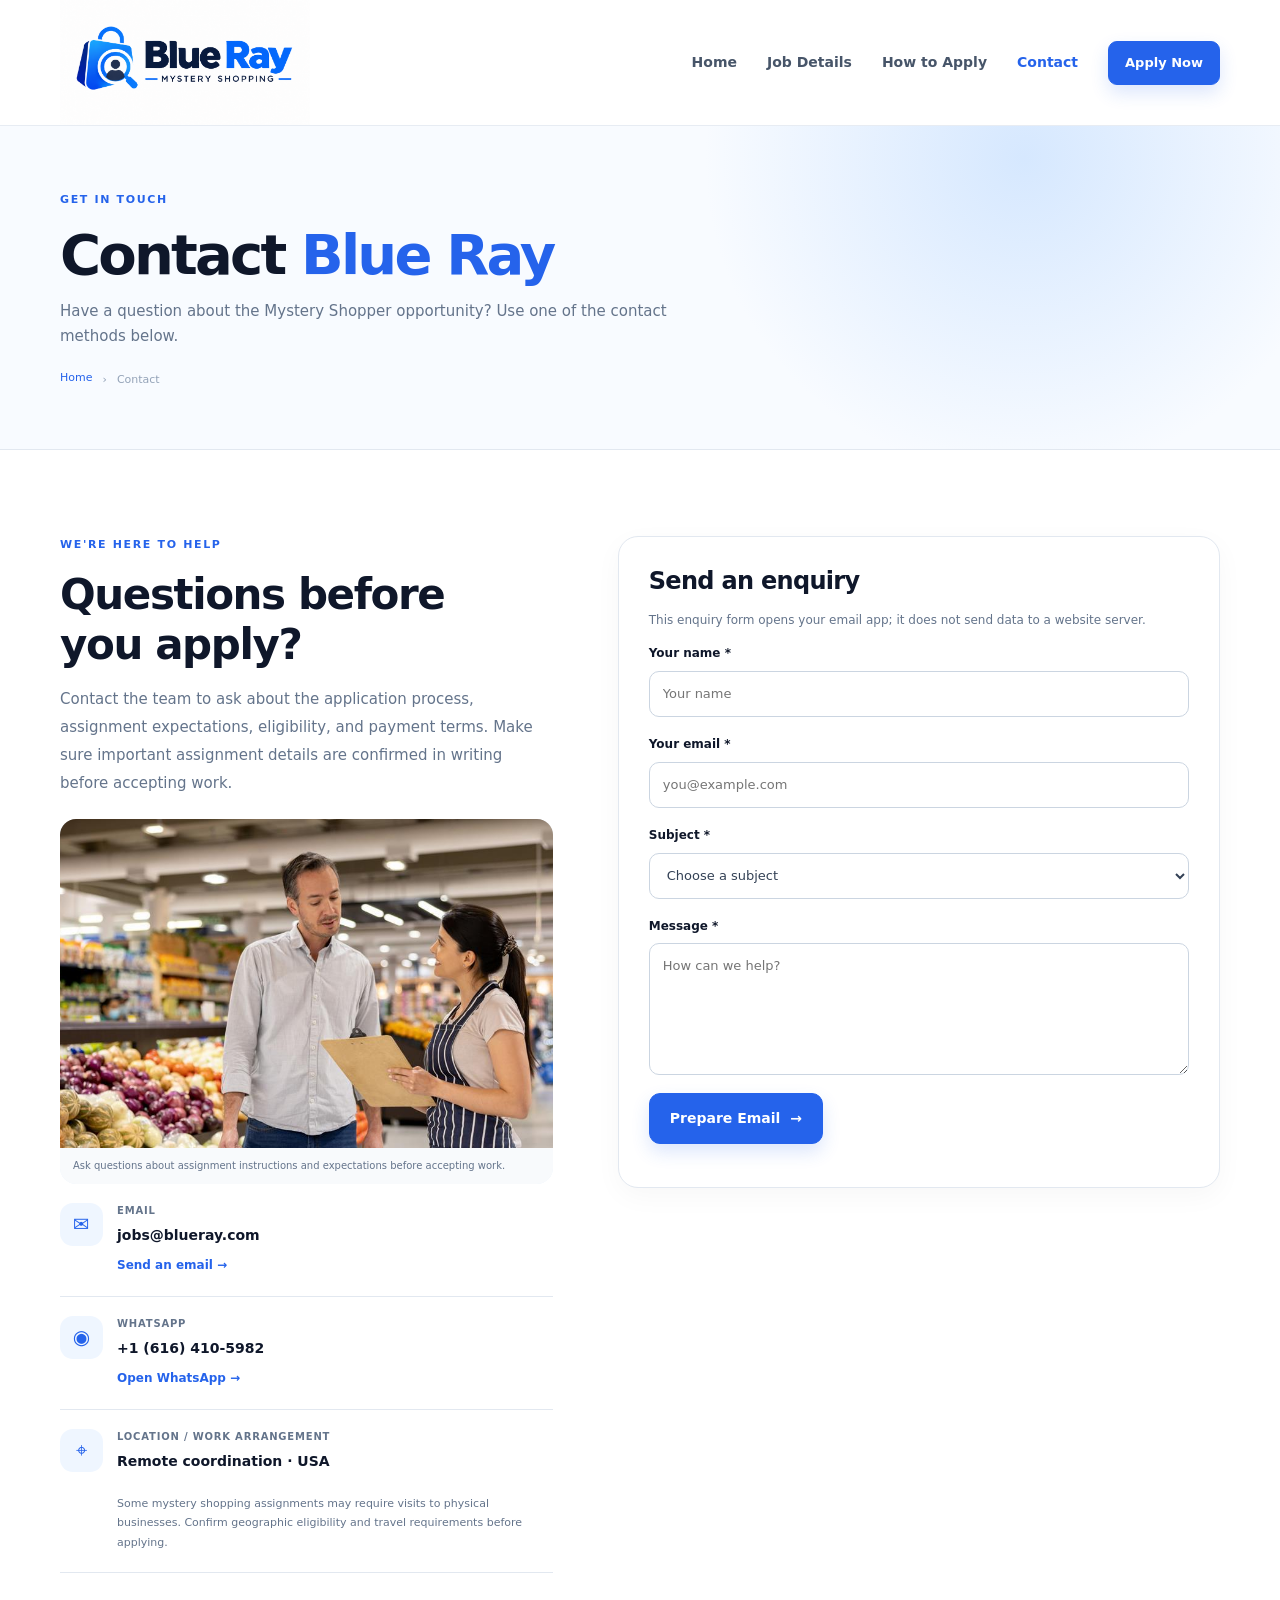
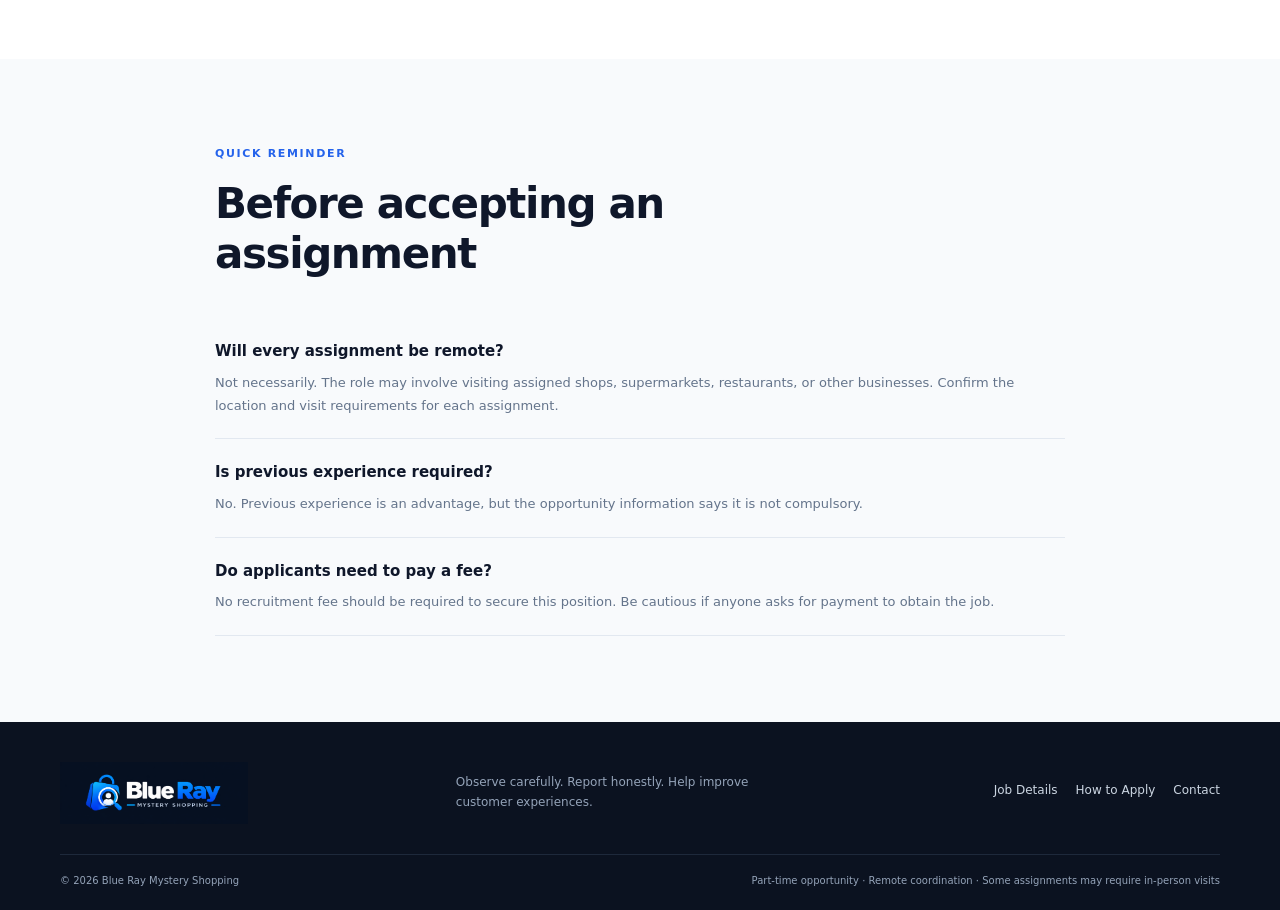
<file: contact.html>
<!doctype html>
<html lang="en">
<head>
  <meta charset="utf-8">
  <meta name="viewport" content="width=device-width, initial-scale=1">
  <meta name="description" content="Contact Blue Ray Mystery Shopping about the Mystery Shopper opportunity.">
  <title>Contact | Blue Ray Mystery Shopping</title>
  <link rel="stylesheet" href="style.css">
  <script src="script.js" defer></script>
</head>
<body>
  <a class="skip-link" href="#main">Skip to content</a>
  <header class="site-header">
    <div class="container header-inner"><img src="Blue Ray Mystery Shopping Logo.png" width="250" height="87">
      <button class="nav-toggle" type="button" aria-expanded="false" aria-controls="site-nav"><span class="sr-only">Toggle navigation</span><span></span><span></span><span></span></button>
    <nav class="site-nav" id="site-nav" aria-label="Main navigation"><a href="index.html">Home</a><a href="job-details.html">Job Details</a><a href="how-to-apply.html">How to Apply</a><a class="active" href="contact.html">Contact</a><a class="button button-small" href="apply.html">Apply Now</a></nav>
  </div></header>
  <main id="main">
    <section class="page-hero"><div class="container"><p class="eyebrow">Get in touch</p><h1>Contact <span>Blue Ray</span></h1><p>Have a question about the Mystery Shopper opportunity? Use one of the contact methods below.</p><div class="breadcrumbs"><a href="index.html">Home</a><span>›</span><span>Contact</span></div></div></section>
    <section class="section"><div class="container contact-grid">
      <div class="contact-copy"><p class="eyebrow">We're here to help</p><h2>Questions before you apply?</h2><p class="section-copy">Contact the team to ask about the application process, assignment expectations, eligibility, and payment terms. Make sure important assignment details are confirmed in writing before accepting work.</p>
      <figure class="contact-photo"><img src="shopper.jpg" width="1024" height="536">
        <figcaption>Ask questions about assignment instructions and expectations before accepting work.</figcaption>
      </figure>
      <div class="contact-method"><div class="contact-icon">✉</div><div><span class="fact-label">Email</span><strong>jobs@blueray.com</strong><a href="mailto:jobs@blueray.com">Send an email →</a></div></div>
      <div class="contact-method"><div class="contact-icon">◉</div><div><span class="fact-label">WhatsApp</span><strong>+1 (616) 410-5982</strong><a href="https://wa.me/16164105982" target="_blank" rel="noopener noreferrer">Open WhatsApp →</a></div>
      </div>
      <div class="contact-method"><div class="contact-icon">⌖</div>
      <div><span class="fact-label">Location / work arrangement</span><strong>Remote coordination · USA</strong>
        <p class="small-note">Some mystery shopping assignments may require visits to physical businesses. Confirm geographic eligibility and travel requirements before applying.</p></div></div>
      </div>
      <div class="contact-form-card content-card"><h2>Send an enquiry</h2><p class="muted">This enquiry form opens your email app; it does not send data to a website server.</p>
        <form id="contact-form">
          <div class="form-field"><label for="contact-name">Your name *</label><input id="contact-name" name="name" required autocomplete="name" placeholder="Your name"></div>
          <div class="form-field"><label for="contact-email">Your email *</label><input id="contact-email" name="email" type="email" required autocomplete="email" placeholder="you@example.com"></div>
          <div class="form-field"><label for="topic">Subject *</label><select id="topic" name="topic" required><option value="">Choose a subject</option><option>Application process</option><option>Assignment requirements</option><option>Eligibility and location</option><option>Payment terms</option><option>Other enquiry</option></select></div>
          <div class="form-field"><label for="contact-message">Message *</label><textarea id="contact-message" name="message" rows="5" required placeholder="How can we help?"></textarea></div>
          <button class="button" type="submit">Prepare Email <span aria-hidden="true">→</span></button>
          <p id="contact-form-message" class="form-message" role="status" aria-live="polite"></p>
        </form>
      </div>
    </div></section>
    <section class="section section-tint"><div class="container faq-block"><div class="section-heading"><p class="eyebrow">Quick reminder</p><h2>Before accepting an assignment</h2></div><div class="faq-item"><h3>Will every assignment be remote?</h3><p>Not necessarily. The role may involve visiting assigned shops, supermarkets, restaurants, or other businesses. Confirm the location and visit requirements for each assignment.</p></div><div class="faq-item"><h3>Is previous experience required?</h3><p>No. Previous experience is an advantage, but the opportunity information says it is not compulsory.</p></div><div class="faq-item"><h3>Do applicants need to pay a fee?</h3><p>No recruitment fee should be required to secure this position. Be cautious if anyone asks for payment to obtain the job.</p></div></div></section>
  </main>
  <footer class="site-footer">
    <div class="container footer-main"><img src="Blue Ray Mystery Shopping Logo Bottom.png" width="188" height="89">
    <p>Observe carefully. Report honestly. Help improve customer experiences.</p><div class="footer-links"><a href="job-details.html">Job Details</a><a href="how-to-apply.html">How to Apply</a><a href="contact.html">Contact</a></div></div><div class="container footer-bottom"><span>© <span data-year></span> Blue Ray Mystery Shopping</span><span>Part-time opportunity · Remote coordination · Some assignments may require in-person visits</span></div></footer>
</body>
</html>
</file>
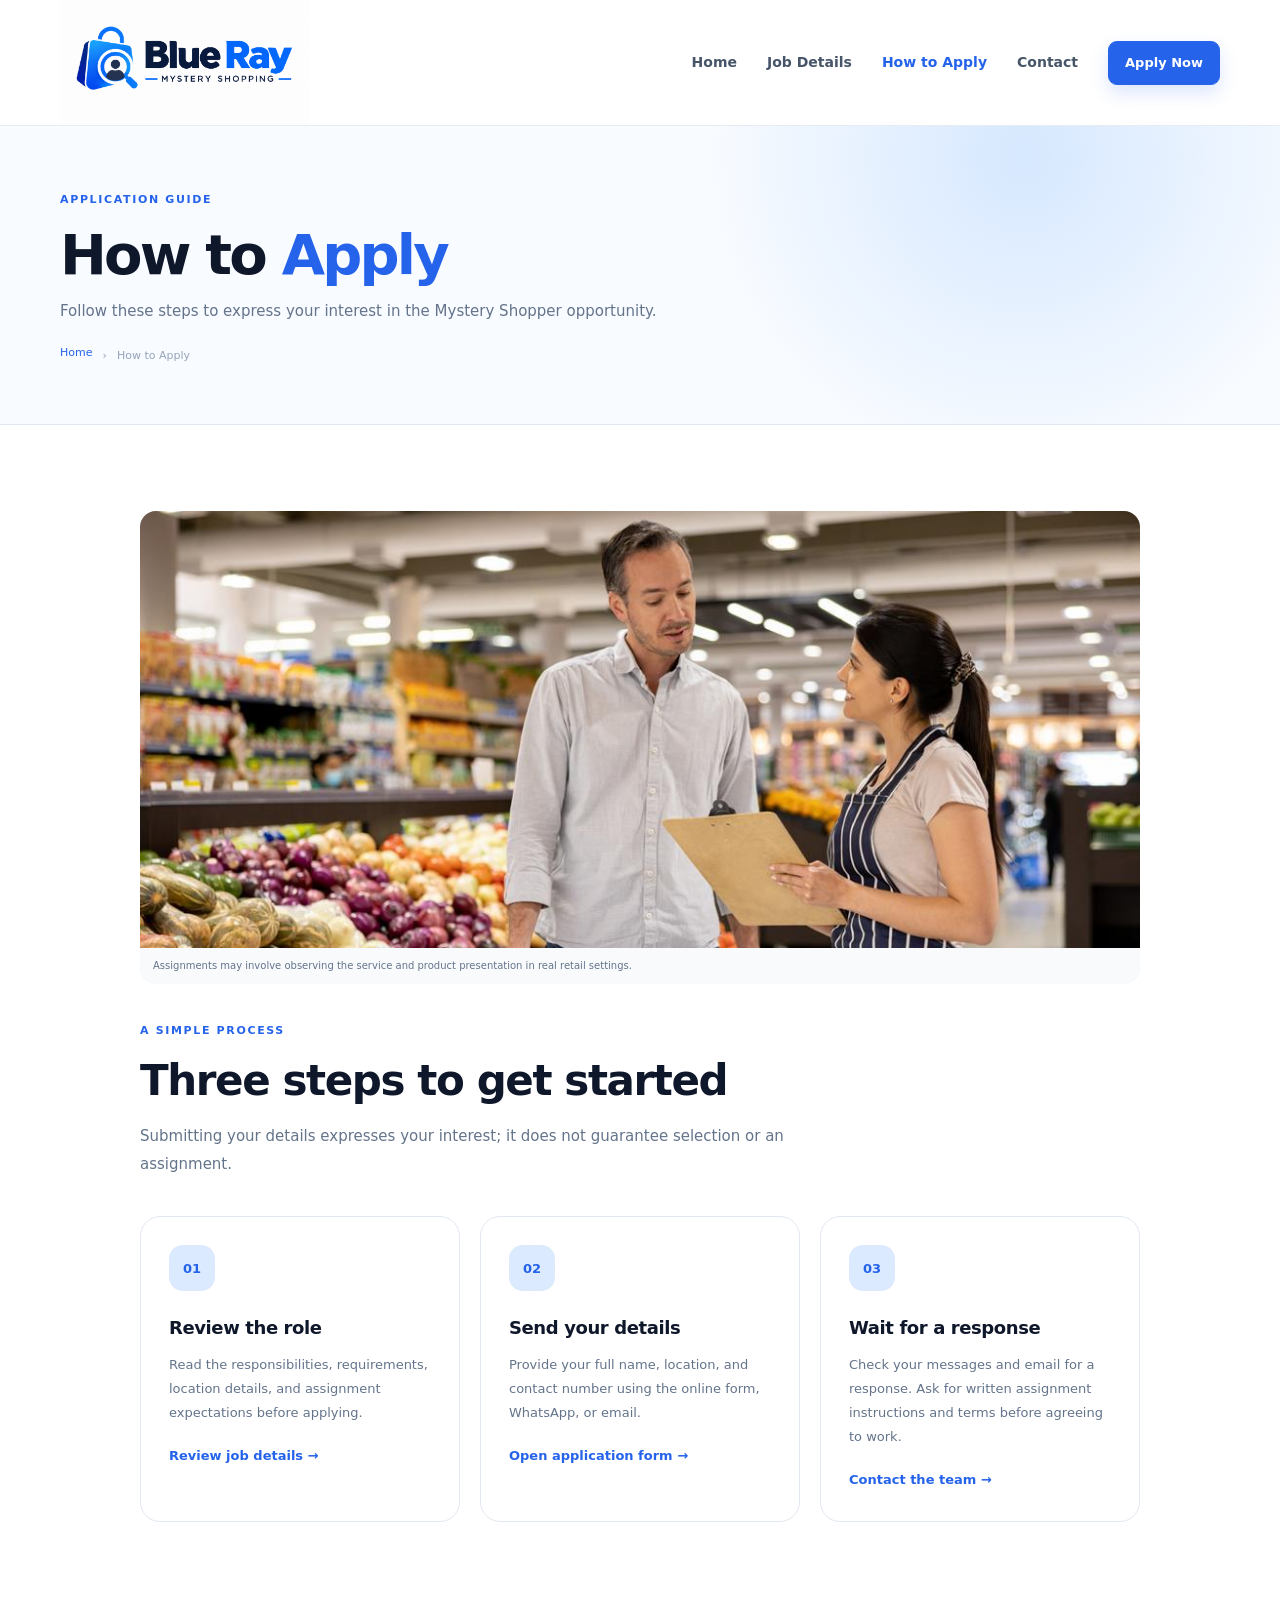
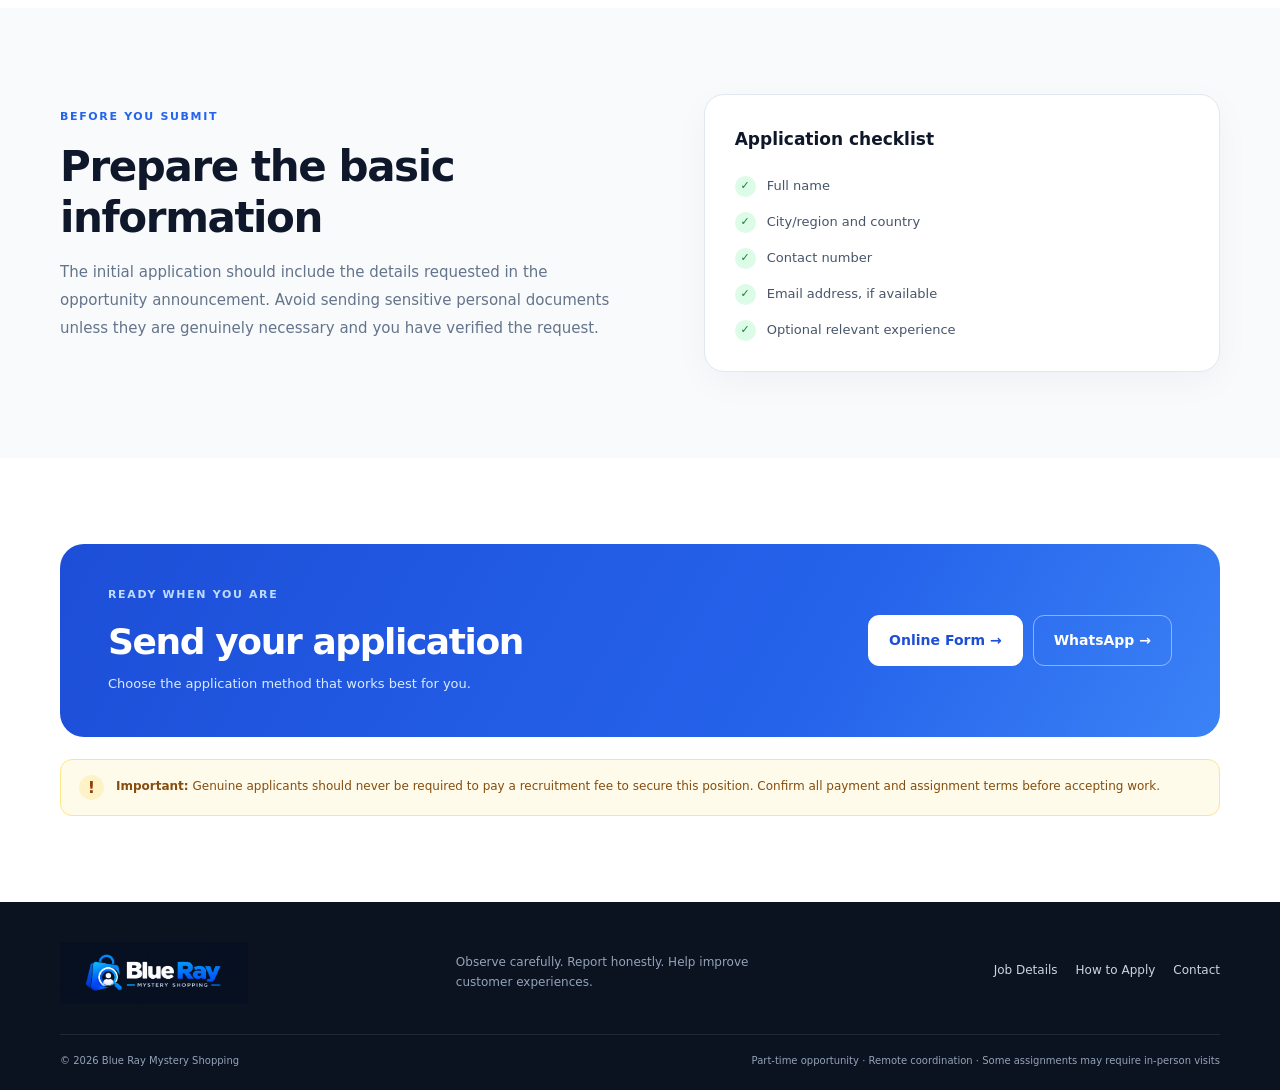
<file: how-to-apply.html>
<!doctype html>
<html lang="en">
<head>
  <meta charset="utf-8">
  <meta name="viewport" content="width=device-width, initial-scale=1">
  <meta name="description" content="Learn how to apply for the Mystery Shopper opportunity with Blue Ray Mystery Shopping.">
  <title>How to Apply | Blue Ray Mystery Shopping</title>
  <link rel="stylesheet" href="style.css">
  <script src="script.js" defer></script>
</head>
<body>
  <a class="skip-link" href="#main">Skip to content</a>
  <header class="site-header">
    <div class="container header-inner"><img src="Blue Ray Mystery Shopping Logo.png" width="250" height="87">
      <button class="nav-toggle" type="button" aria-expanded="false" aria-controls="site-nav"><span class="sr-only">Toggle navigation</span><span></span><span></span><span></span></button>
    <nav class="site-nav" id="site-nav" aria-label="Main navigation"><a href="index.html">Home</a><a href="job-details.html">Job Details</a><a class="active" href="how-to-apply.html">How to Apply</a><a href="contact.html">Contact</a><a class="button button-small" href="apply.html">Apply Now</a></nav>
  </div></header>
  <main id="main">
    <section class="page-hero"><div class="container"><p class="eyebrow">Application guide</p><h1>How to <span>Apply</span></h1><p>Follow these steps to express your interest in the Mystery Shopper opportunity.</p><div class="breadcrumbs"><a href="index.html">Home</a><span>›</span><span>How to Apply</span></div></div></section>
    <section class="section"><div class="container apply-intro">
      <figure class="wide-photo"><img src="shopper.jpg" width="1024" height="536">
        <figcaption>Assignments may involve observing the service and product presentation in real retail settings.</figcaption>
      </figure>
      <div class="section-heading"><p class="eyebrow">A simple process</p><h2>Three steps to get started</h2><p>Submitting your details expresses your interest; it does not guarantee selection or an assignment.</p></div>
      <div class="steps-grid">
        <article class="step-card"><div class="step-number">01</div><h3>Review the role</h3><p>Read the responsibilities, requirements, location details, and assignment expectations before applying.</p><a class="text-link" href="job-details.html">Review job details →</a></article>
        <article class="step-card"><div class="step-number">02</div><h3>Send your details</h3><p>Provide your full name, location, and contact number using the online form, WhatsApp, or email.</p><a class="text-link" href="apply.html">Open application form →</a></article>
        <article class="step-card"><div class="step-number">03</div><h3>Wait for a response</h3><p>Check your messages and email for a response. Ask for written assignment instructions and terms before agreeing to work.</p><a class="text-link" href="contact.html">Contact the team →</a></article>
      </div>
    </div></section>
    <section class="section section-tint"><div class="container split-section"><div><p class="eyebrow">Before you submit</p><h2>Prepare the basic information</h2><p class="section-copy">The initial application should include the details requested in the opportunity announcement. Avoid sending sensitive personal documents unless they are genuinely necessary and you have verified the request.</p></div><div class="checklist-panel"><h3>Application checklist</h3><ul class="check-list"><li><span>✓</span> Full name</li><li><span>✓</span> City/region and country</li><li><span>✓</span> Contact number</li><li><span>✓</span> Email address, if available</li><li><span>✓</span> Optional relevant experience</li></ul></div></div></section>
    <section class="section"><div class="container cta-panel"><div><p class="eyebrow eyebrow-light">Ready when you are</p><h2>Send your application</h2><p>Choose the application method that works best for you.</p></div><div class="cta-buttons"><a class="button button-white" href="apply.html">Online Form →</a><a class="button button-ghost-white" href="https://wa.me/16164105982" target="_blank" rel="noopener noreferrer">WhatsApp →</a></div></div><div class="container fee-notice"><span class="notice-icon">!</span><p><strong>Important:</strong> Genuine applicants should never be required to pay a recruitment fee to secure this position. Confirm all payment and assignment terms before accepting work.</p></div></section>
  </main>
  <footer class="site-footer">
    <div class="container footer-main"><img src="Blue Ray Mystery Shopping Logo Bottom.png" width="188" height="89">
    <p>Observe carefully. Report honestly. Help improve customer experiences.</p><div class="footer-links"><a href="job-details.html">Job Details</a><a href="how-to-apply.html">How to Apply</a><a href="contact.html">Contact</a></div></div><div class="container footer-bottom"><span>© <span data-year></span> Blue Ray Mystery Shopping</span><span>Part-time opportunity · Remote coordination · Some assignments may require in-person visits</span></div></footer>
</body>
</html>
</file>
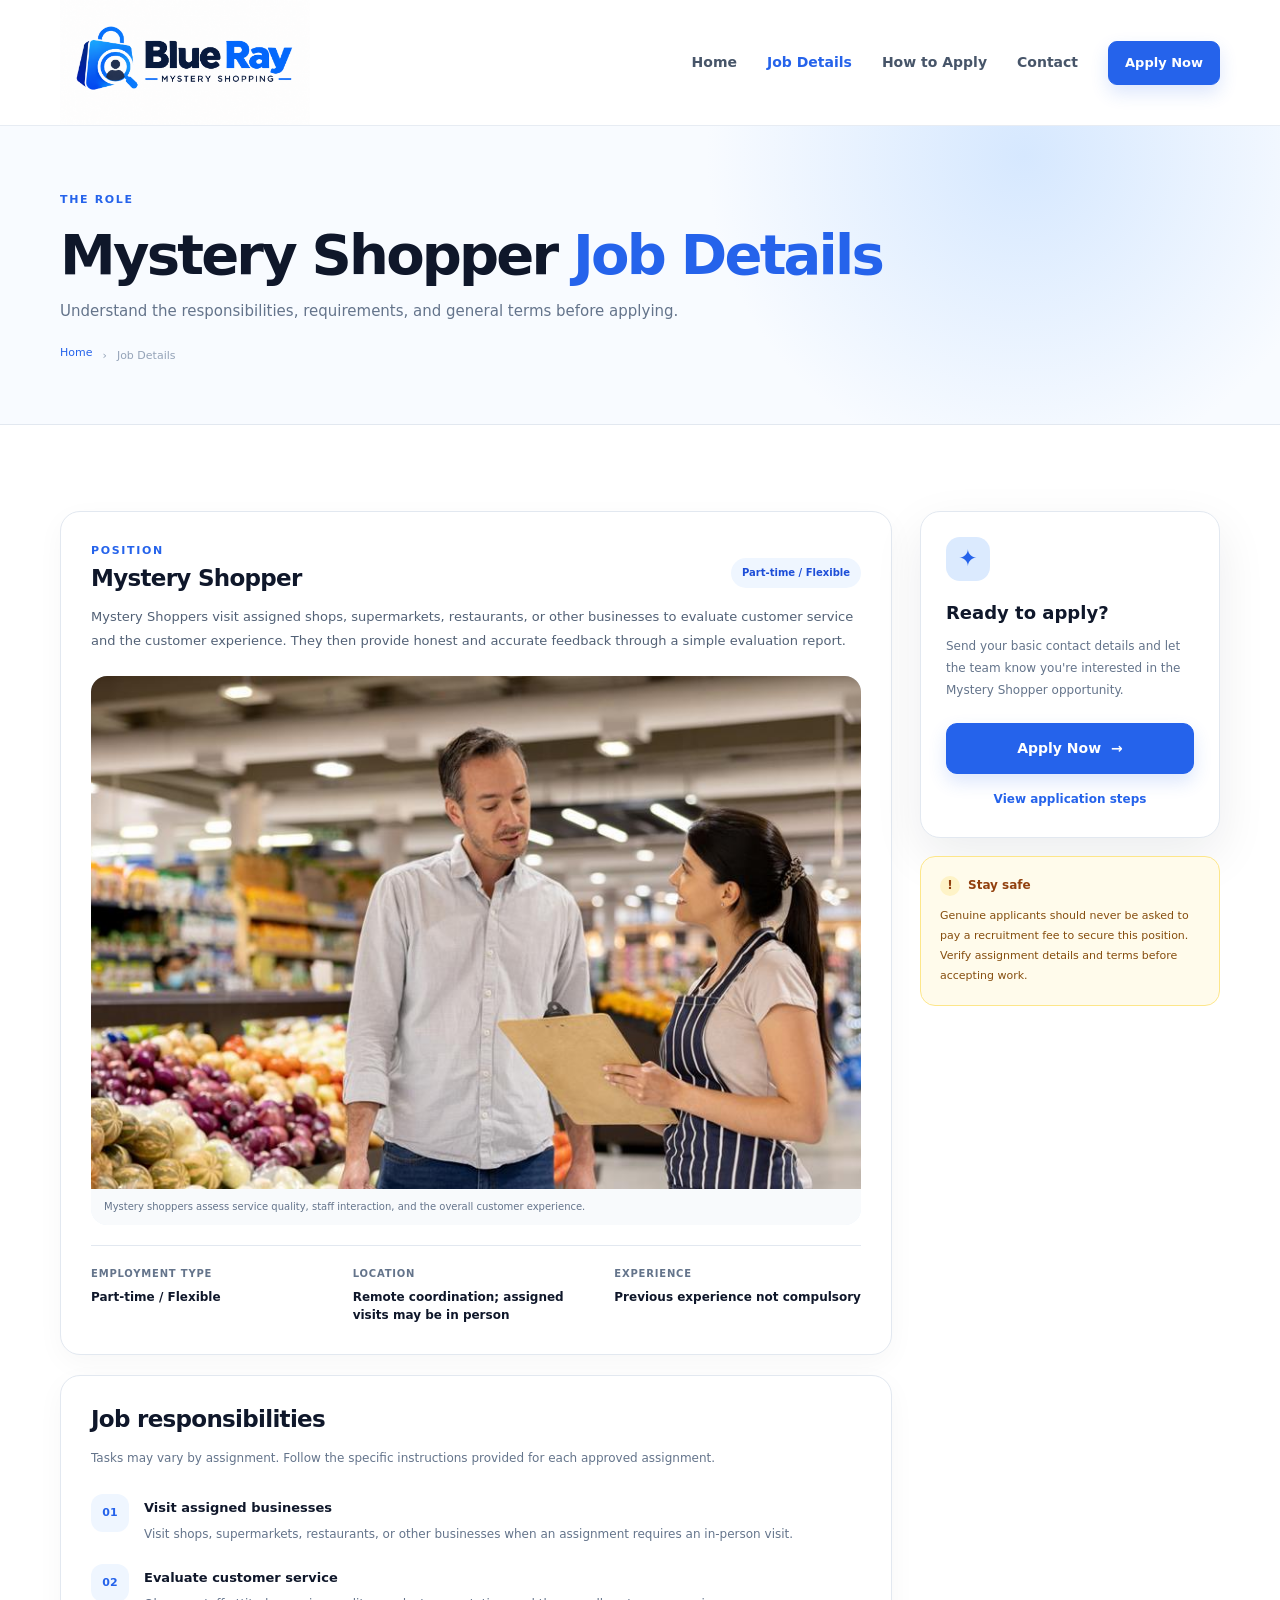
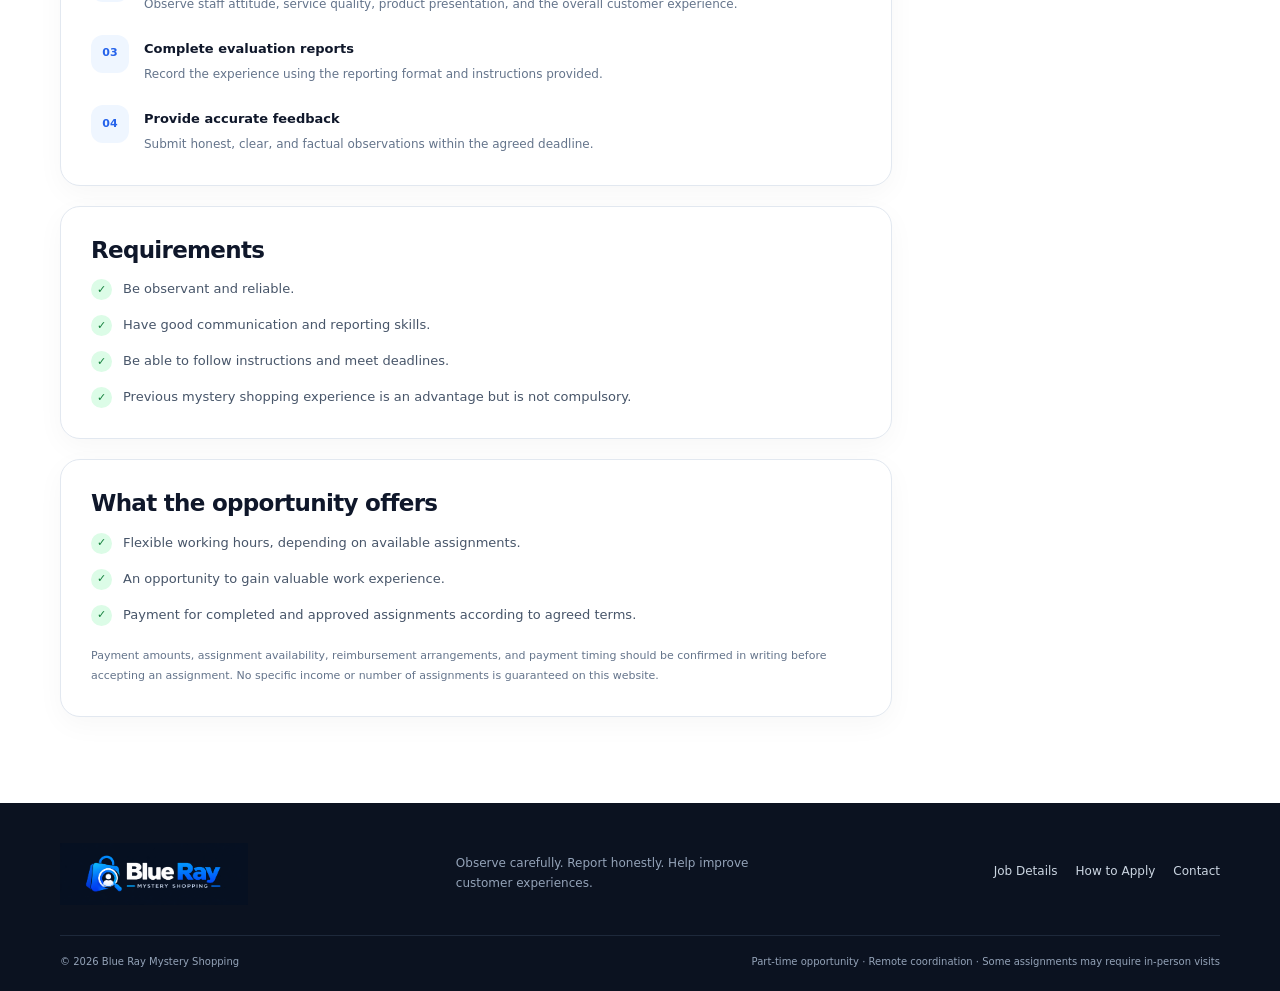
<file: job-details.html>
<!doctype html>
<html lang="en">
<head>
  <meta charset="utf-8">
  <meta name="viewport" content="width=device-width, initial-scale=1">
  <meta name="description" content="Review Mystery Shopper responsibilities, requirements, and assignment terms.">
  <title>Job Details | Blue Ray Mystery Shopping</title>
  <link rel="stylesheet" href="style.css">
  <script src="script.js" defer></script>
</head>
<body>
  <a class="skip-link" href="#main">Skip to content</a>
  <header class="site-header">
    <div class="container header-inner"><img src="Blue Ray Mystery Shopping Logo.png" width="250" height="87">
      <button class="nav-toggle" type="button" aria-expanded="false" aria-controls="site-nav"><span class="sr-only">Toggle navigation</span><span></span><span></span><span></span></button>
    <nav class="site-nav" id="site-nav" aria-label="Main navigation"><a href="index.html">Home</a><a class="active" href="job-details.html">Job Details</a><a href="how-to-apply.html">How to Apply</a><a href="contact.html">Contact</a><a class="button button-small" href="apply.html">Apply Now</a></nav>
  </div></header>

  <main id="main">
    <section class="page-hero"><div class="container"><p class="eyebrow">The role</p><h1>Mystery Shopper <span>Job Details</span></h1><p>Understand the responsibilities, requirements, and general terms before applying.</p><div class="breadcrumbs"><a href="index.html">Home</a><span>›</span><span>Job Details</span></div></div></section>
    <section class="section"><div class="container details-layout">
      <div class="details-main">
        <div class="content-card">
          <div class="role-title-row"><div><p class="eyebrow">Position</p><h2>Mystery Shopper</h2></div><span class="tag">Part-time / Flexible</span></div>
          <p>Mystery Shoppers visit assigned shops, supermarkets, restaurants, or other businesses to evaluate customer service and the customer experience. They then provide honest and accurate feedback through a simple evaluation report.</p>
          <figure class="inline-photo"><img src="shopper.jpg" width="1024" height="536">
            <figcaption>Mystery shoppers assess service quality, staff interaction, and the overall customer experience.</figcaption>
          </figure>
          <div class="detail-facts"><div><span class="fact-label">Employment type</span><strong>Part-time / Flexible</strong></div><div><span class="fact-label">Location</span><strong>Remote coordination; assigned visits may be in person</strong></div><div><span class="fact-label">Experience</span><strong>Previous experience not compulsory</strong></div></div>
        </div>
        <div class="content-card"><h2>Job responsibilities</h2><p class="muted">Tasks may vary by assignment. Follow the specific instructions provided for each approved assignment.</p>
          <ul class="detail-list"><li><span class="list-symbol">01</span><div><strong>Visit assigned businesses</strong><p>Visit shops, supermarkets, restaurants, or other businesses when an assignment requires an in-person visit.</p></div></li><li><span class="list-symbol">02</span><div><strong>Evaluate customer service</strong><p>Observe staff attitude, service quality, product presentation, and the overall customer experience.</p></div></li><li><span class="list-symbol">03</span><div><strong>Complete evaluation reports</strong><p>Record the experience using the reporting format and instructions provided.</p></div></li><li><span class="list-symbol">04</span><div><strong>Provide accurate feedback</strong><p>Submit honest, clear, and factual observations within the agreed deadline.</p></div></li></ul>
        </div>
        <div class="content-card"><h2>Requirements</h2><ul class="check-list"><li><span>✓</span> Be observant and reliable.</li><li><span>✓</span> Have good communication and reporting skills.</li><li><span>✓</span> Be able to follow instructions and meet deadlines.</li><li><span>✓</span> Previous mystery shopping experience is an advantage but is not compulsory.</li></ul></div>
        <div class="content-card"><h2>What the opportunity offers</h2><ul class="check-list"><li><span>✓</span> Flexible working hours, depending on available assignments.</li><li><span>✓</span> An opportunity to gain valuable work experience.</li><li><span>✓</span> Payment for completed and approved assignments according to agreed terms.</li></ul><p class="small-note">Payment amounts, assignment availability, reimbursement arrangements, and payment timing should be confirmed in writing before accepting an assignment. No specific income or number of assignments is guaranteed on this website.</p></div>
      </div>
      <aside class="details-sidebar"><div class="sidebar-card"><span class="sidebar-icon">✦</span><h3>Ready to apply?</h3><p>Send your basic contact details and let the team know you're interested in the Mystery Shopper opportunity.</p><a class="button button-full" href="apply.html">Apply Now <span aria-hidden="true">→</span></a><a class="text-link centered-link" href="how-to-apply.html">View application steps</a></div><div class="notice-card"><strong><span>!</span> Stay safe</strong><p>Genuine applicants should never be asked to pay a recruitment fee to secure this position. Verify assignment details and terms before accepting work.</p></div></aside>
    </div></section>
  </main>
  <footer class="site-footer">
    <div class="container footer-main"><img src="Blue Ray Mystery Shopping Logo Bottom.png" width="188" height="89">
    <p>Observe carefully. Report honestly. Help improve customer experiences.</p><div class="footer-links"><a href="job-details.html">Job Details</a><a href="how-to-apply.html">How to Apply</a><a href="contact.html">Contact</a></div></div><div class="container footer-bottom"><span>© <span data-year></span> Blue Ray Mystery Shopping</span><span>Part-time opportunity · Remote coordination · Some assignments may require in-person visits</span></div></footer>
</body>
</html>
</file>
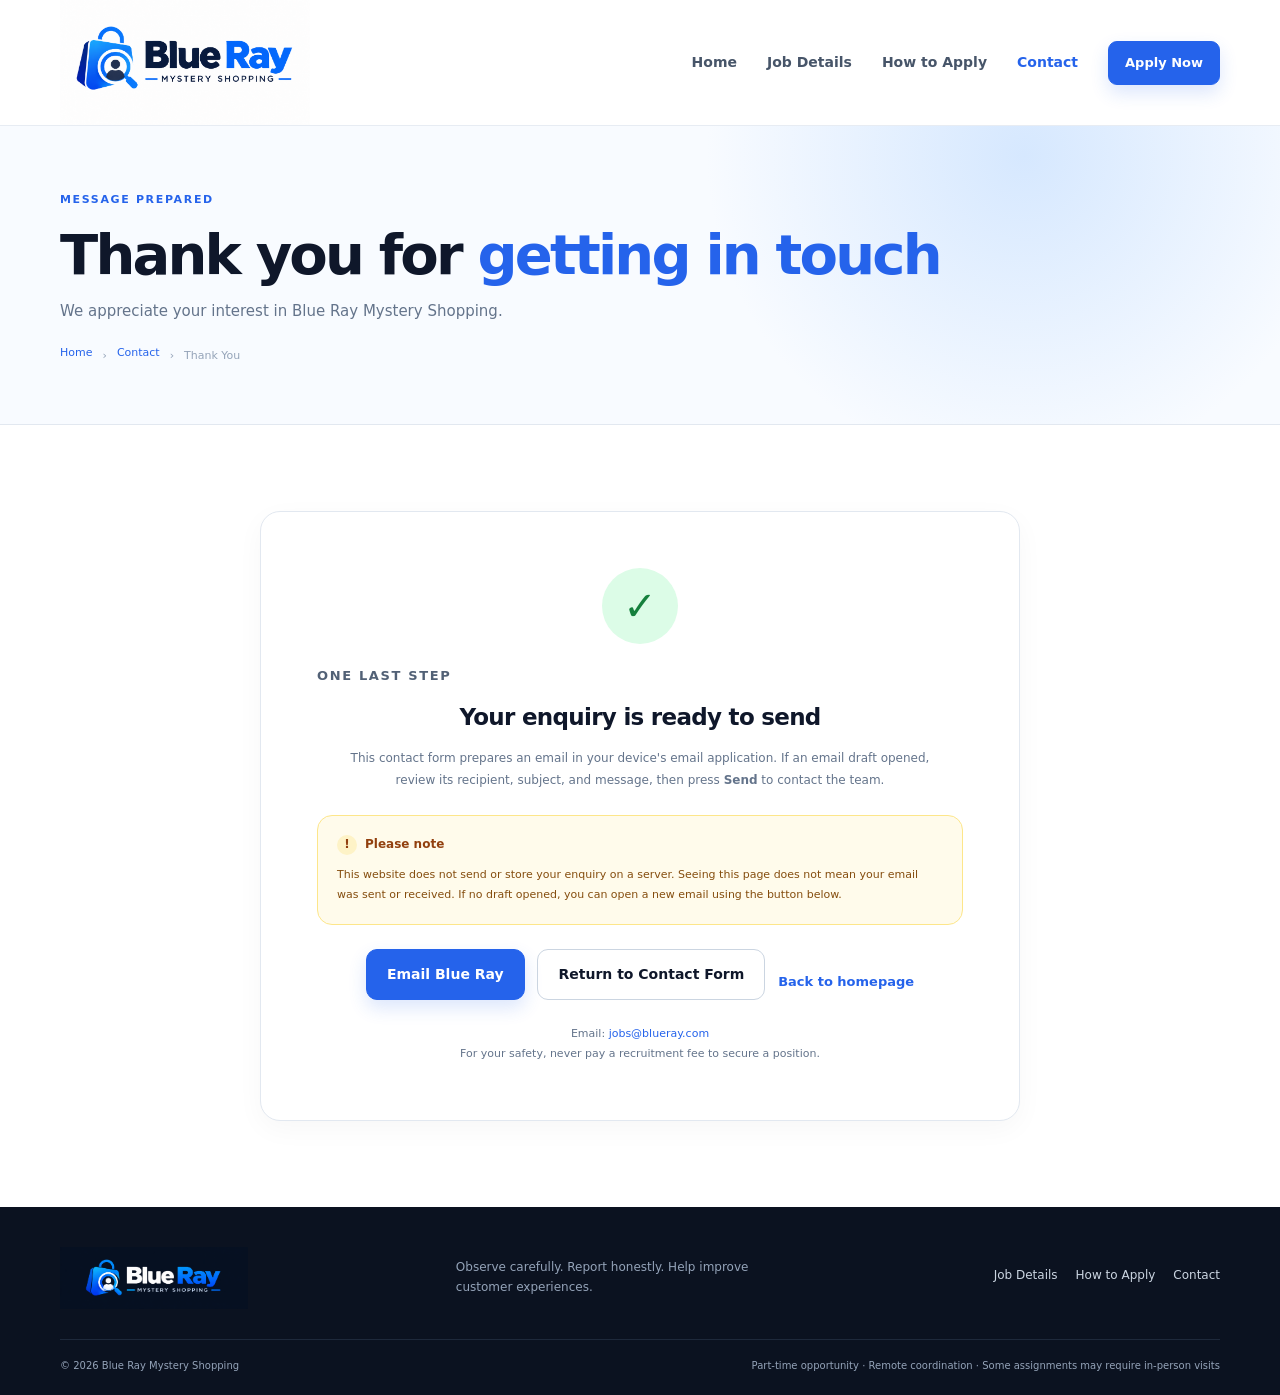
<file: thank-contact.html>
<!doctype html>
<html lang="en">
<head>
  <meta charset="utf-8">
  <meta name="viewport" content="width=device-width, initial-scale=1">
  <meta name="description" content="Thank you for contacting Blue Ray Mystery Shopping.">
  <meta name="robots" content="noindex, nofollow">
  <title>Thank You for Contacting Us | Blue Ray Mystery Shopping</title>
  <link rel="stylesheet" href="style.css">
  <script src="script.js" defer></script>
</head>
<body>
  <a class="skip-link" href="#main">Skip to content</a>

  <header class="site-header">
    <div class="container header-inner"><img src="Blue Ray Mystery Shopping Logo.png" width="250" height="87">
      <button class="nav-toggle" type="button" aria-expanded="false" aria-controls="site-nav">
        <span class="sr-only">Toggle navigation</span><span></span><span></span><span></span>
      </button>
      <nav class="site-nav" id="site-nav" aria-label="Main navigation">
        <a href="index.html">Home</a>
        <a href="job-details.html">Job Details</a>
        <a href="how-to-apply.html">How to Apply</a>
        <a class="active" href="contact.html">Contact</a>
        <a class="button button-small" href="apply.html">Apply Now</a>
      </nav>
    </div>
  </header>

  <main id="main">
    <section class="page-hero">
      <div class="container">
        <p class="eyebrow">Message prepared</p>
        <h1>Thank you for <span>getting in touch</span></h1>
        <p>We appreciate your interest in Blue Ray Mystery Shopping.</p>
        <div class="breadcrumbs">
          <a href="index.html">Home</a><span>›</span><a href="contact.html">Contact</a><span>›</span><span>Thank You</span>
        </div>
      </div>
    </section>

    <section class="section">
      <div class="container">
        <div class="content-card contact-thanks-card">
          <div class="contact-thanks-icon" aria-hidden="true">✓</div>
          <p class="eyebrow">One last step</p>
          <h2>Your enquiry is ready to send</h2>
          <p class="muted">
            This contact form prepares an email in your device's email application. If an email
            draft opened, review its recipient, subject, and message, then press <strong>Send</strong>
            to contact the team.
          </p>

          <div class="notice-card contact-thanks-notice">
            <strong><span>!</span> Please note</strong>
            <p>
              This website does not send or store your enquiry on a server. Seeing this page does
              not mean your email was sent or received. If no draft opened, you can open a new email
              using the button below.
            </p>
          </div>

          <div class="contact-thanks-actions">
            <a class="button" href="mailto:jobs@blueray.com?subject=Enquiry%20to%20Blue%20Ray%20Mystery%20Shopping">Email Blue Ray</a>
            <a class="button button-outline" href="contact.html">Return to Contact Form</a>
            <a class="text-link" href="index.html">Back to homepage</a>
          </div>

          <p class="small-note">
            Email: <a href="mailto:jobs@blueray.com">jobs@blueray.com</a><br>
            For your safety, never pay a recruitment fee to secure a position.
          </p>
        </div>
      </div>
    </section>
  </main>

  <footer class="site-footer">
    <div class="container footer-main"><img src="Blue Ray Mystery Shopping Logo Bottom.png" width="188" height="89">
      <p>Observe carefully. Report honestly. Help improve customer experiences.</p>
      <div class="footer-links">
        <a href="job-details.html">Job Details</a>
        <a href="how-to-apply.html">How to Apply</a>
        <a href="contact.html">Contact</a>
      </div>
    </div>
    <div class="container footer-bottom">
      <span>© <span data-year></span> Blue Ray Mystery Shopping</span>
      <span>Part-time opportunity · Remote coordination · Some assignments may require in-person visits</span>
    </div>
  </footer>

  <style>
    /* Page-specific styling; the main site design is loaded from style.css. */
    .contact-thanks-card {
      max-width: 760px;
      margin: 0 auto;
      padding: clamp(1.5rem, 5vw, 3.5rem);
      text-align: center;
    }
    .contact-thanks-icon {
      width: 76px;
      height: 76px;
      display: grid;
      place-items: center;
      margin: 0 auto 1.25rem;
      border-radius: 50%;
      background: #dcfce7;
      color: #15803d;
      font-size: 2.5rem;
      font-weight: 700;
    }
    .contact-thanks-card h2 { margin-bottom: 1rem; }
    .contact-thanks-card > .muted {
      max-width: 600px;
      margin: 0 auto 1.5rem;
      line-height: 1.8;
    }
    .contact-thanks-notice {
      margin: 1.5rem 0;
      text-align: left;
    }
    .contact-thanks-actions {
      display: flex;
      flex-wrap: wrap;
      justify-content: center;
      align-items: center;
      gap: .8rem;
      margin: 1.5rem 0;
    }
    .text-link { font-weight: 600; }
    .contact-thanks-card .small-note { margin-top: 1.5rem; line-height: 1.8; }
    @media (max-width: 560px) {
      .contact-thanks-actions { flex-direction: column; }
      .contact-thanks-actions .button { width: 100%; text-align: center; }
    }
  </style>
</body>
</html>
</file>
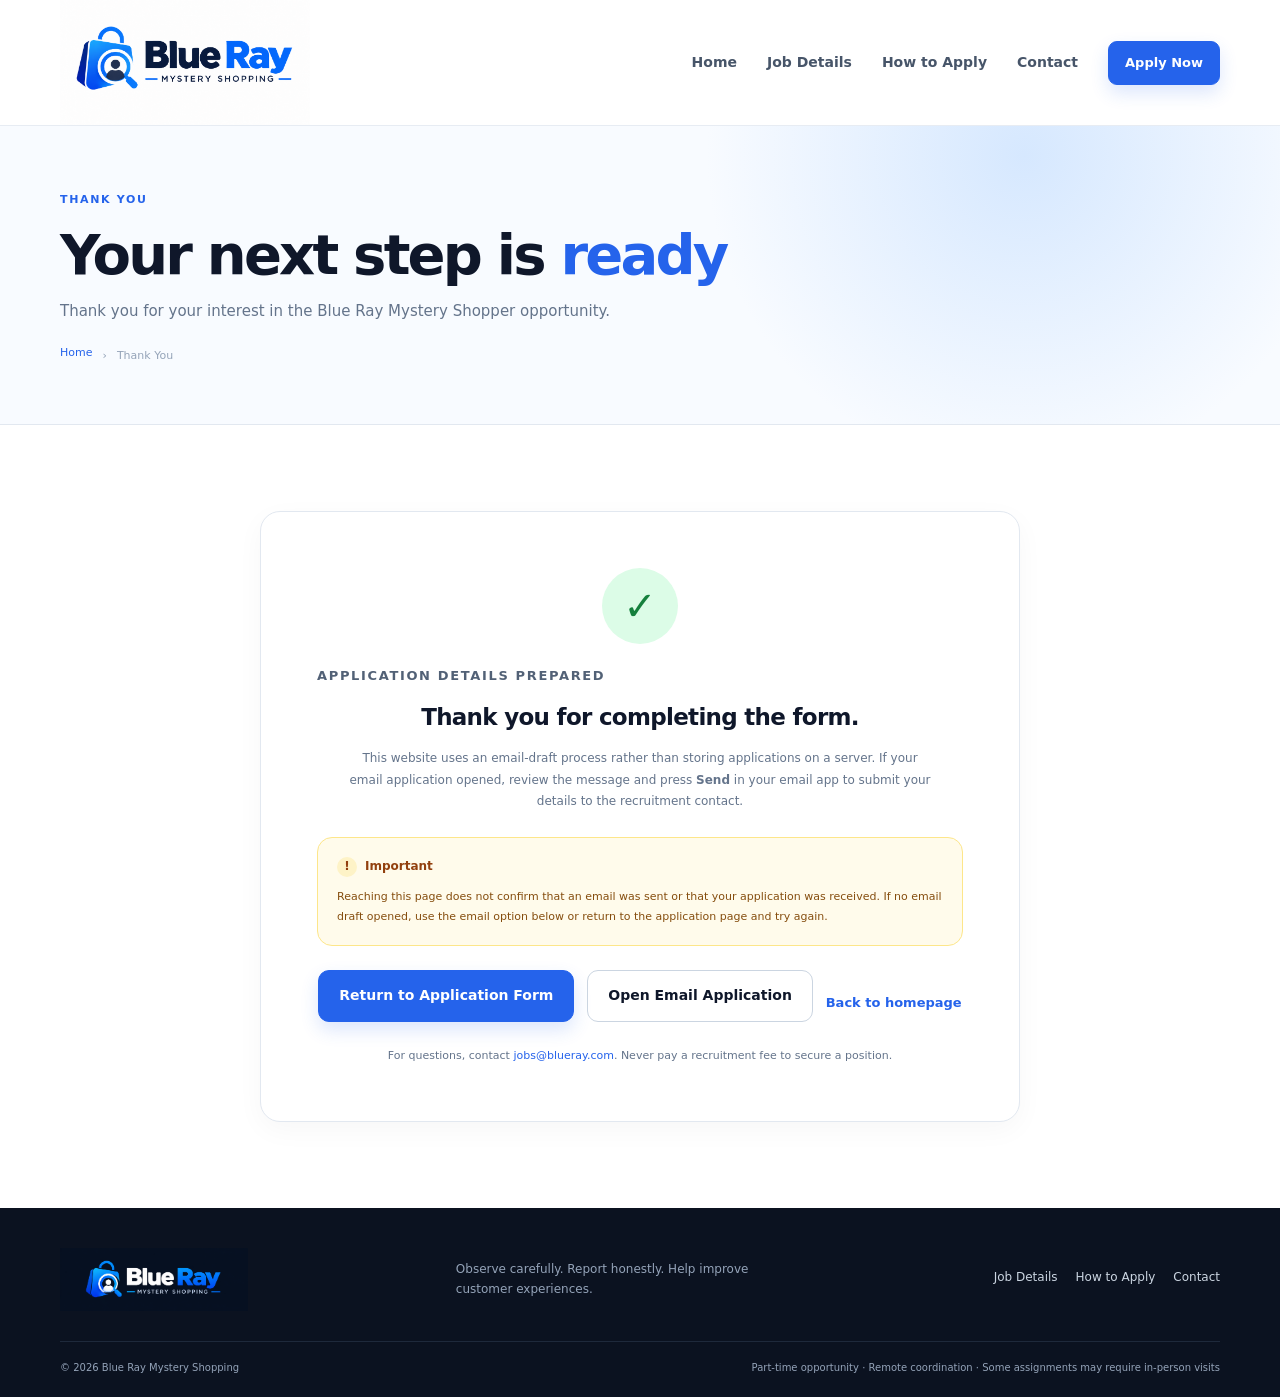
<file: thank-you.html>
<!doctype html>
<html lang="en">
<head>
  <meta charset="utf-8">
  <meta name="viewport" content="width=device-width, initial-scale=1">
  <meta name="description" content="Thank you for your interest in the Blue Ray Mystery Shopper opportunity.">
  <meta name="robots" content="noindex, nofollow">
  <title>Thank You | Blue Ray Mystery Shopping</title>
  <link rel="stylesheet" href="style.css">
  <script src="script.js" defer></script>
</head>
<body>
  <a class="skip-link" href="#main">Skip to content</a>

  <header class="site-header">
    <div class="container header-inner"><img src="Blue Ray Mystery Shopping Logo.png" width="250" height="87">
      <button class="nav-toggle" type="button" aria-expanded="false" aria-controls="site-nav">
        <span class="sr-only">Toggle navigation</span><span></span><span></span><span></span>
      </button>
      <nav class="site-nav" id="site-nav" aria-label="Main navigation">
        <a href="index.html">Home</a>
        <a href="job-details.html">Job Details</a>
        <a href="how-to-apply.html">How to Apply</a>
        <a href="contact.html">Contact</a>
        <a class="button button-small" href="apply.html">Apply Now</a>
      </nav>
    </div>
  </header>

  <main id="main">
    <section class="page-hero">
      <div class="container">
        <p class="eyebrow">Thank you</p>
        <h1>Your next step is <span>ready</span></h1>
        <p>Thank you for your interest in the Blue Ray Mystery Shopper opportunity.</p>
        <div class="breadcrumbs">
          <a href="index.html">Home</a><span>›</span><span>Thank You</span>
        </div>
      </div>
    </section>

    <section class="section">
      <div class="container">
        <div class="content-card thank-you-card">
          <div class="thank-you-icon" aria-hidden="true">✓</div>
          <p class="eyebrow">Application details prepared</p>
          <h2>Thank you for completing the form.</h2>
          <p class="muted">
            This website uses an email-draft process rather than storing applications on a server.
            If your email application opened, review the message and press <strong>Send</strong>
            in your email app to submit your details to the recruitment contact.
          </p>

          <div class="notice-card thank-you-notice">
            <strong><span>!</span> Important</strong>
            <p>
              Reaching this page does not confirm that an email was sent or that your application
              was received. If no email draft opened, use the email option below or return to the
              application page and try again.
            </p>
          </div>

          <div class="thank-you-actions">
            <a class="button" href="apply.html">Return to Application Form</a>
            <a class="button button-outline" href="mailto:jobs@blueray.com?subject=Mystery%20Shopper%20Application">Open Email Application</a>
            <a class="text-link" href="index.html">Back to homepage</a>
          </div>

          <p class="small-note">
            For questions, contact <a href="mailto:jobs@blueray.com">jobs@blueray.com</a>.
            Never pay a recruitment fee to secure a position.
          </p>
        </div>
      </div>
    </section>
  </main>

  <footer class="site-footer">
    <div class="container footer-main"><img src="Blue Ray Mystery Shopping Logo Bottom.png" width="188" height="89">
      <p>Observe carefully. Report honestly. Help improve customer experiences.</p>
      <div class="footer-links">
        <a href="job-details.html">Job Details</a>
        <a href="how-to-apply.html">How to Apply</a>
        <a href="contact.html">Contact</a>
      </div>
    </div>
    <div class="container footer-bottom">
      <span>© <span data-year></span> Blue Ray Mystery Shopping</span>
      <span>Part-time opportunity · Remote coordination · Some assignments may require in-person visits</span>
    </div>
  </footer>

  <style>
    /* Small page-specific additions; the rest of the design comes from style.css. */
    .thank-you-card {
      max-width: 760px;
      margin: 0 auto;
      text-align: center;
      padding: clamp(1.5rem, 5vw, 3.5rem);
    }
    .thank-you-icon {
      width: 76px;
      height: 76px;
      display: grid;
      place-items: center;
      margin: 0 auto 1.25rem;
      border-radius: 50%;
      background: #dcfce7;
      color: #15803d;
      font-size: 2.5rem;
      font-weight: 700;
    }
    .thank-you-card h2 { margin-bottom: 1rem; }
    .thank-you-card > .muted {
      max-width: 590px;
      margin: 0 auto 1.5rem;
      line-height: 1.8;
    }
    .thank-you-notice {
      text-align: left;
      margin: 1.5rem 0;
    }
    .thank-you-actions {
      display: flex;
      flex-wrap: wrap;
      justify-content: center;
      align-items: center;
      gap: .8rem;
      margin: 1.5rem 0;
    }
    .text-link { font-weight: 600; }
    .thank-you-card .small-note { margin-top: 1.5rem; }
    @media (max-width: 560px) {
      .thank-you-actions { flex-direction: column; }
      .thank-you-actions .button { width: 100%; text-align: center; }
    }
  </style>
</body>
</html>
</file>
<file: style.css>
/* Blue Ray Mystery Shopping - responsive styles */
:root {
  --blue: #2563eb;
  --blue-dark: #1d4ed8;
  --navy: #0f172a;
  --text: #334155;
  --muted: #64748b;
  --pale-blue: #dbeafe;
  --bg: #f8fafc;
  --white: #ffffff;
  --border: #e2e8f0;
  --green: #15803d;
  --shadow: 0 18px 50px rgba(15, 23, 42, .08);
  --radius: 20px;
}
* { box-sizing: border-box; }
html { scroll-behavior: smooth; }
body { margin: 0; font-family: Inter, ui-sans-serif, system-ui, -apple-system, BlinkMacSystemFont, "Segoe UI", sans-serif; color: var(--text); background: var(--white); line-height: 1.65; }
a { color: var(--blue); text-decoration: none; }
a:hover { color: var(--blue-dark); }
button, input, select, textarea { font: inherit; }
button, a { -webkit-tap-highlight-color: transparent; }
img { max-width: 100%; }
.container { width: min(1160px, calc(100% - 40px)); margin: 0 auto; }
.sr-only { position: absolute; width: 1px; height: 1px; padding: 0; margin: -1px; overflow: hidden; clip: rect(0,0,0,0); white-space: nowrap; border: 0; }
.skip-link { position: absolute; top: -60px; left: 16px; z-index: 1000; padding: 10px 14px; color: white; background: var(--navy); border-radius: 8px; }
.skip-link:focus { top: 12px; }
.site-header { position: sticky; top: 0; z-index: 100; background: rgba(255,255,255,.94); backdrop-filter: blur(16px); border-bottom: 1px solid rgba(226,232,240,.8); }
.header-inner { display: flex; align-items: center; justify-content: space-between; min-height: 82px; gap: 24px; }
.brand { display: inline-flex; align-items: center; gap: 11px; color: var(--navy); flex-shrink: 0; }
.brand:hover { color: var(--navy); }
.brand-mark { position: relative; width: 42px; height: 42px; display: inline-flex; align-items: center; justify-content: center; gap: 3px; border-radius: 13px; background: linear-gradient(135deg, #2563eb, #60a5fa); overflow: hidden; }
.brand-mark span { display: block; width: 4px; border-radius: 5px; background: white; transform: skew(-16deg); }
.brand-mark span:nth-child(1) { height: 15px; opacity: .75; }
.brand-mark span:nth-child(2) { height: 24px; }
.brand-mark span:nth-child(3) { height: 18px; opacity: .85; }
.brand-copy { display: flex; flex-direction: column; line-height: 1.1; }
.brand-copy strong { font-size: 20px; letter-spacing: -.7px; font-weight: 800; }
.brand-copy small { margin-top: 5px; font-size: 9px; letter-spacing: 1.8px; color: var(--muted); font-weight: 800; }
.site-nav { display: flex; align-items: center; gap: 30px; }
.site-nav > a:not(.button) { color: #475569; font-size: 14px; font-weight: 650; transition: color .2s; }
.site-nav > a:not(.button):hover, .site-nav > a.active { color: var(--blue); }
.nav-toggle { display: none; border: 1px solid var(--border); border-radius: 10px; padding: 10px; background: white; cursor: pointer; }
.nav-toggle span:not(.sr-only) { display: block; width: 21px; height: 2px; margin: 4px 0; background: var(--navy); }
.button { display: inline-flex; align-items: center; justify-content: center; gap: 10px; padding: 13px 20px; border: 1px solid var(--blue); border-radius: 11px; background: var(--blue); color: white; font-weight: 750; font-size: 14px; box-shadow: 0 8px 18px rgba(37,99,235,.16); transition: transform .18s, background .18s, box-shadow .18s; cursor: pointer; }
.button:hover { color: white; background: var(--blue-dark); transform: translateY(-1px); box-shadow: 0 11px 22px rgba(37,99,235,.22); }
.button-small { padding: 10px 16px; border-radius: 9px; font-size: 13px; }
.button-outline { background: transparent; color: var(--navy); border-color: #cbd5e1; box-shadow: none; }
.button-outline:hover { background: #eff6ff; color: var(--blue-dark); border-color: #93c5fd; box-shadow: none; }
.button-white { background: white; border-color: white; color: var(--blue-dark); box-shadow: none; }
.button-white:hover { color: var(--blue-dark); background: #eff6ff; }
.button-ghost-white { color: white; background: transparent; border-color: rgba(255,255,255,.45); box-shadow: none; }
.button-ghost-white:hover { color: white; background: rgba(255,255,255,.1); }
.button-full { width: 100%; margin-top: 10px; }
.hero { overflow: hidden; background: radial-gradient(circle at 86% 16%, rgba(191,219,254,.45), transparent 28%), linear-gradient(180deg, #f8fbff 0%, #fff 100%); }
.hero-grid { display: grid; grid-template-columns: 1.05fr .95fr; align-items: center; gap: 40px; min-height: 570px; padding-top: 64px; padding-bottom: 64px; }
.eyebrow { display: flex; align-items: center; gap: 9px; margin: 0 0 16px; color: var(--blue); font-size: 11px; font-weight: 850; text-transform: uppercase; letter-spacing: 1.65px; }
.eyebrow-dot { width: 7px; height: 7px; background: var(--blue); border-radius: 50%; box-shadow: 0 0 0 5px #dbeafe; }
h1, h2, h3, p { margin-top: 0; }
h1 { margin-bottom: 22px; color: var(--navy); font-size: clamp(42px, 5.2vw, 66px); line-height: 1.07; letter-spacing: -2.8px; font-weight: 850; }
h1 span, .page-hero h1 span { color: var(--blue); }
.hero-lead { max-width: 570px; margin-bottom: 28px; color: #526176; font-size: 17px; line-height: 1.8; }
.hero-actions { display: flex; flex-wrap: wrap; gap: 12px; }
.hero-note { display: flex; align-items: center; gap: 9px; margin-top: 22px; color: var(--muted); font-size: 12px; }
.check-icon { display: inline-grid; place-items: center; width: 19px; height: 19px; color: var(--green); background: #dcfce7; border-radius: 50%; font-weight: 900; }
.hero-visual { position: relative; min-height: 405px; display: grid; place-items: center; }
.visual-orbit { position: absolute; border: 1px solid #bfdbfe; border-radius: 50%; }
.orbit-one { width: 390px; height: 390px; }
.orbit-two { width: 310px; height: 310px; border-style: dashed; opacity: .8; }
.visual-card { position: relative; z-index: 2; width: min(300px, 78%); padding: 22px; background: white; border: 1px solid #e2e8f0; border-radius: 25px; box-shadow: 0 25px 75px rgba(37,99,235,.16); transform: rotate(-3deg); }
.visual-top, .visual-footer { display: flex; align-items: center; justify-content: space-between; }
.mini-logo { display: grid; place-items: center; width: 35px; height: 35px; color: white; background: var(--blue); border-radius: 11px; font-weight: 850; font-size: 12px; }
.status-pill { padding: 5px 8px; color: var(--green); background: #dcfce7; border-radius: 30px; font-size: 8px; letter-spacing: 1px; font-weight: 850; }
.shopping-bag { display: grid; place-items: center; position: relative; height: 160px; margin: 16px 0 8px; background: linear-gradient(135deg, #eff6ff, #dbeafe); border-radius: 17px; }
.bag-body { width: 94px; height: 105px; display: grid; place-items: center; color: white; background: linear-gradient(135deg, #3b82f6, #1d4ed8); border-radius: 12px 12px 20px 20px; font-size: 24px; font-weight: 900; box-shadow: 0 10px 22px rgba(37,99,235,.2); }
.bag-handle { position: absolute; top: 27px; width: 42px; height: 34px; border: 6px solid #2563eb; border-bottom: 0; border-radius: 22px 22px 0 0; }
.visual-lines { display: grid; gap: 7px; padding: 9px 3px 16px; }
.visual-lines span { height: 6px; background: #e2e8f0; border-radius: 10px; }
.visual-lines span:nth-child(1) { width: 80%; }.visual-lines span:nth-child(2) { width: 100%; }.visual-lines span:nth-child(3) { width: 55%; }
.visual-footer { padding-top: 12px; border-top: 1px solid #e2e8f0; color: #64748b; font-size: 9px; font-weight: 750; }
.floating-chip { position: absolute; z-index: 3; display: flex; align-items: center; gap: 10px; padding: 12px 15px; background: white; border: 1px solid #e2e8f0; border-radius: 14px; box-shadow: 0 12px 32px rgba(15,23,42,.1); }
.floating-chip strong, .floating-chip small { display: block; }
.floating-chip strong { color: var(--navy); font-size: 11px; }
.floating-chip small { color: var(--muted); font-size: 10px; }
.chip-top { top: 53px; right: -2px; }.chip-bottom { bottom: 48px; left: -10px; }
.chip-icon { display: grid; place-items: center; width: 30px; height: 30px; color: var(--green); background: #dcfce7; border-radius: 10px; font-weight: 900; }
.chip-icon.blue { color: var(--blue); background: #dbeafe; }
.hero-spark { position: absolute; color: #60a5fa; font-size: 27px; }.spark-one { top: 38px; left: 50px; }.spark-two { bottom: 35px; right: 45px; font-size: 18px; }
.trust-strip { border-top: 1px solid var(--border); border-bottom: 1px solid var(--border); background: white; }
.trust-grid { display: grid; grid-template-columns: repeat(4, 1fr); padding-top: 22px; padding-bottom: 22px; gap: 20px; }
.trust-grid > div { display: flex; align-items: center; justify-content: center; gap: 12px; }
.trust-icon { display: grid; place-items: center; width: 39px; height: 39px; border-radius: 12px; color: var(--blue); background: #eff6ff; font-size: 21px; }
.trust-grid strong, .trust-grid small { display: block; }.trust-grid strong { color: var(--navy); font-size: 12px; }.trust-grid small { color: var(--muted); font-size: 10px; }
.section { padding: 86px 0; }
.section-tint { background: var(--bg); }
.section-heading { max-width: 690px; margin-bottom: 38px; }
.section-heading.centered { margin-right: auto; margin-left: auto; text-align: center; }
.section-heading.centered .eyebrow { justify-content: center; }
h2 { color: var(--navy); font-size: clamp(29px, 3.3vw, 42px); line-height: 1.2; letter-spacing: -1.4px; margin-bottom: 16px; font-weight: 820; }
.section-heading > p:last-child, .section-copy { color: var(--muted); font-size: 15px; line-height: 1.85; }
.feature-grid { display: grid; grid-template-columns: repeat(3, 1fr); gap: 22px; }
.feature-card { padding: 30px; border: 1px solid var(--border); border-radius: var(--radius); background: white; transition: transform .2s, box-shadow .2s; }
.feature-card:hover { transform: translateY(-4px); box-shadow: var(--shadow); }
.feature-icon { display: grid; place-items: center; width: 50px; height: 50px; margin-bottom: 22px; border-radius: 15px; font-size: 25px; font-weight: 800; }
.icon-blue { color: var(--blue); background: #dbeafe; }.icon-purple { color: #7c3aed; background: #ede9fe; }.icon-green { color: #15803d; background: #dcfce7; }
.feature-card h3, .step-card h3 { margin-bottom: 10px; color: var(--navy); font-size: 18px; letter-spacing: -.4px; }
.feature-card p, .step-card p { margin-bottom: 0; color: var(--muted); font-size: 13px; line-height: 1.85; }
.split-section { display: grid; grid-template-columns: 1fr .9fr; align-items: center; gap: 70px; }
.split-section h2 { max-width: 500px; }
.text-link { display: inline-flex; align-items: center; gap: 7px; margin-top: 14px; font-size: 13px; font-weight: 800; }
.checklist-panel { padding: 30px; border: 1px solid var(--border); border-radius: var(--radius); background: white; box-shadow: 0 10px 35px rgba(15,23,42,.04); }
.checklist-panel h3 { margin-bottom: 22px; color: var(--navy); font-size: 17px; }
.check-list { display: grid; gap: 14px; list-style: none; padding: 0; margin: 0; }
.check-list li { display: flex; align-items: flex-start; gap: 11px; color: #475569; font-size: 13px; }
.check-list li > span { flex: 0 0 21px; display: grid; place-items: center; width: 21px; height: 21px; margin-top: 1px; color: var(--green); background: #dcfce7; border-radius: 50%; font-size: 11px; font-weight: 900; }
.cta-panel { position: relative; display: flex; align-items: center; justify-content: space-between; gap: 30px; overflow: hidden; padding: 42px 48px; border-radius: 24px; background: linear-gradient(120deg, #1d4ed8, #2563eb 65%, #3b82f6); color: white; }
.cta-panel h2 { max-width: 600px; margin-bottom: 10px; color: white; font-size: clamp(27px, 3vw, 36px); }
.cta-panel p:not(.eyebrow) { margin-bottom: 0; color: #dbeafe; font-size: 13px; }
.eyebrow-light { color: #bfdbfe; }
.cta-decoration { position: absolute; top: -40px; right: 28%; color: rgba(255,255,255,.1); font-size: 170px; pointer-events: none; }
.cta-panel > div:not(.cta-decoration), .cta-panel > a, .cta-buttons { position: relative; z-index: 1; }
.cta-buttons { display: flex; gap: 10px; flex-shrink: 0; }
.fee-notice { display: flex; align-items: center; gap: 12px; margin-top: 22px; padding: 15px 18px; border: 1px solid #fde68a; border-radius: 12px; background: #fffbeb; }
.notice-icon { display: grid; place-items: center; flex: 0 0 25px; width: 25px; height: 25px; border-radius: 50%; color: #92400e; background: #fef3c7; font-weight: 900; }
.fee-notice p { margin: 0; color: #854d0e; font-size: 12px; }
.site-footer { padding: 40px 0 0; color: #cbd5e1; background: #0b1220; }
.footer-main { display: flex; align-items: center; justify-content: space-between; gap: 25px; padding-bottom: 30px; }
.brand-footer .brand-copy strong { color: white; }.brand-footer .brand-copy small { color: #94a3b8; }
.footer-main > p { max-width: 330px; margin: 0; color: #94a3b8; font-size: 12px; }
.footer-links { display: flex; flex-wrap: wrap; gap: 18px; }
.footer-links a { color: #cbd5e1; font-size: 12px; }.footer-links a:hover { color: white; }
.footer-bottom { display: flex; justify-content: space-between; gap: 20px; padding-top: 18px; padding-bottom: 20px; border-top: 1px solid #1e293b; color: #94a3b8; font-size: 10px; }
.page-hero { padding: 65px 0 56px; background: radial-gradient(circle at 80% 10%, rgba(191,219,254,.6), transparent 30%), #f8fbff; border-bottom: 1px solid var(--border); }
.page-hero h1 { margin-bottom: 14px; font-size: clamp(38px, 4.8vw, 56px); }
.page-hero p:not(.eyebrow) { max-width: 660px; margin-bottom: 20px; color: var(--muted); font-size: 15px; }
.breadcrumbs { display: flex; align-items: center; gap: 10px; color: #94a3b8; font-size: 11px; }.breadcrumbs a { color: var(--blue); }
.details-layout { display: grid; grid-template-columns: minmax(0, 1fr) 300px; align-items: start; gap: 28px; }
.details-main { display: grid; gap: 20px; }
.content-card { padding: 30px; border: 1px solid var(--border); border-radius: var(--radius); background: white; box-shadow: 0 8px 28px rgba(15,23,42,.035); }
.content-card h2 { margin-bottom: 14px; font-size: 23px; letter-spacing: -.7px; }
.content-card > p { color: #526176; font-size: 13px; line-height: 1.9; }
.role-title-row { display: flex; justify-content: space-between; align-items: center; gap: 16px; }
.role-title-row .eyebrow { margin-bottom: 5px; }.role-title-row h2 { margin-bottom: 12px; }
.tag { padding: 7px 11px; color: var(--blue-dark); background: #eff6ff; border-radius: 30px; font-size: 10px; font-weight: 800; white-space: nowrap; }
.detail-facts { display: grid; grid-template-columns: repeat(3, 1fr); gap: 15px; padding-top: 20px; margin-top: 20px; border-top: 1px solid var(--border); }
.fact-label { display: block; margin-bottom: 5px; color: var(--muted); font-size: 10px; text-transform: uppercase; letter-spacing: .8px; font-weight: 800; }
.detail-facts strong { display: block; color: var(--navy); font-size: 12px; line-height: 1.5; }
.muted { color: var(--muted) !important; font-size: 12px !important; }
.detail-list { display: grid; gap: 20px; padding: 0; margin: 24px 0 0; list-style: none; }
.detail-list li { display: flex; gap: 15px; }
.list-symbol { display: grid; place-items: center; flex: 0 0 38px; width: 38px; height: 38px; color: var(--blue); background: #eff6ff; border-radius: 12px; font-size: 11px; font-weight: 850; }
.detail-list strong { color: var(--navy); font-size: 13px; }.detail-list p { margin: 4px 0 0; color: var(--muted); font-size: 12px; }
.small-note { margin: 20px 0 0 !important; color: var(--muted) !important; font-size: 11px !important; line-height: 1.8 !important; }
.details-sidebar { display: grid; gap: 18px; position: sticky; top: 105px; }
.sidebar-card { padding: 25px; border: 1px solid var(--border); border-radius: var(--radius); background: white; box-shadow: var(--shadow); }
.sidebar-icon { display: grid; place-items: center; width: 44px; height: 44px; margin-bottom: 17px; color: var(--blue); background: #dbeafe; border-radius: 14px; font-size: 23px; }
.sidebar-card h3 { margin-bottom: 9px; color: var(--navy); font-size: 18px; }.sidebar-card p { color: var(--muted); font-size: 12px; line-height: 1.8; }
.centered-link { display: flex; justify-content: center; font-size: 12px; }
.notice-card { padding: 19px; border: 1px solid #fde68a; border-radius: 15px; background: #fffbeb; }
.notice-card strong { display: flex; align-items: center; gap: 8px; color: #92400e; font-size: 12px; }.notice-card strong span { display: grid; place-items: center; width: 20px; height: 20px; border-radius: 50%; background: #fef3c7; }
.notice-card p { margin: 10px 0 0; color: #854d0e; font-size: 11px; line-height: 1.8; }
.apply-intro { max-width: 1000px; }
.steps-grid { display: grid; grid-template-columns: repeat(3, 1fr); gap: 20px; }
.step-card { padding: 28px; border: 1px solid var(--border); border-radius: var(--radius); background: white; }
.step-number { display: grid; place-items: center; width: 46px; height: 46px; margin-bottom: 22px; color: var(--blue); background: #dbeafe; border-radius: 14px; font-weight: 900; font-size: 13px; }
.step-card .text-link { margin-top: 19px; }
.form-layout { display: grid; grid-template-columns: minmax(0, 1fr) 310px; align-items: start; gap: 26px; }
.form-main h2, .contact-form-card h2 { font-size: 24px; }
.form-grid { display: grid; grid-template-columns: repeat(2, minmax(0,1fr)); gap: 19px; }
.form-field { display: grid; gap: 7px; margin-bottom: 18px; }
.form-field label { color: var(--navy); font-size: 12px; font-weight: 750; }
.form-field input, .form-field select, .form-field textarea { width: 100%; min-height: 46px; padding: 11px 13px; border: 1px solid #cbd5e1; border-radius: 10px; outline: none; background: white; color: var(--text); font-size: 13px; transition: border .15s, box-shadow .15s; }
.form-field textarea { resize: vertical; min-height: 115px; }
.form-field input:focus, .form-field select:focus, .form-field textarea:focus { border-color: var(--blue); box-shadow: 0 0 0 3px rgba(37,99,235,.12); }
.form-field-full { grid-column: 1 / -1; }
.privacy-check { display: flex; align-items: flex-start; gap: 10px; margin: 5px 0 20px; color: var(--muted); font-size: 11px; }
.privacy-check input { margin-top: 4px; accent-color: var(--blue); }
.form-message { margin: 13px 0 0; color: var(--green); font-size: 12px; }
.form-sidebar { display: grid; gap: 18px; }
.form-sidebar .sidebar-card { padding: 24px; }
.contact-grid { display: grid; grid-template-columns: .9fr 1.1fr; align-items: start; gap: 65px; }
.contact-copy h2 { max-width: 430px; }
.contact-method { display: flex; align-items: flex-start; gap: 14px; padding: 19px 0; border-bottom: 1px solid var(--border); }
.contact-icon { display: grid; place-items: center; flex: 0 0 43px; width: 43px; height: 43px; color: var(--blue); background: #eff6ff; border-radius: 13px; font-size: 20px; }
.contact-method strong { display: block; margin-bottom: 3px; color: var(--navy); font-size: 14px; }
.contact-method a { font-size: 12px; font-weight: 750; }.contact-method p { margin-bottom: 0; }
.contact-form-card { padding: 30px; }
.faq-block { max-width: 850px; }
.faq-item { padding: 21px 0; border-bottom: 1px solid var(--border); }.faq-item h3 { margin-bottom: 7px; color: var(--navy); font-size: 15px; }.faq-item p { margin: 0; color: var(--muted); font-size: 13px; line-height: 1.8; }

@media (max-width: 980px) {
  .site-nav { gap: 18px; }
  .hero-grid { gap: 15px; }
  .hero-visual { transform: scale(.92); }
  .split-section { gap: 35px; }
  .cta-panel { padding: 36px; }
  .footer-main { flex-wrap: wrap; }
  .contact-grid { gap: 30px; }
}
@media (max-width: 760px) {
  .container { width: min(100% - 32px, 600px); }
  .header-inner { min-height: 72px; }
  .nav-toggle { display: block; }
  .site-nav { display: none; position: absolute; top: 72px; left: 0; right: 0; padding: 18px 20px 22px; flex-direction: column; align-items: stretch; gap: 4px; background: white; border-bottom: 1px solid var(--border); box-shadow: 0 18px 24px rgba(15,23,42,.08); }
  .site-nav.is-open { display: flex; }
  .site-nav > a:not(.button) { padding: 11px 5px; }
  .site-nav .button { margin-top: 8px; }
  .hero-grid { grid-template-columns: 1fr; min-height: 0; padding-top: 58px; padding-bottom: 40px; }
  h1 { font-size: clamp(42px, 11vw, 58px); letter-spacing: -2px; }
  .hero-lead { font-size: 15px; }
  .hero-visual { min-height: 355px; margin-top: 5px; transform: none; }
  .orbit-one { width: 320px; height: 320px; }.orbit-two { width: 255px; height: 255px; }
  .visual-card { width: 250px; }
  .shopping-bag { height: 130px; }.bag-body { height: 85px; width: 78px; }
  .chip-top { top: 22px; right: 0; }.chip-bottom { bottom: 18px; left: 0; }
  .trust-grid { grid-template-columns: repeat(2, 1fr); gap: 18px 8px; }
  .trust-grid > div { justify-content: flex-start; }
  .section { padding: 62px 0; }
  .feature-grid, .steps-grid { grid-template-columns: 1fr; }
  .feature-card, .step-card { padding: 25px; }
  .split-section { grid-template-columns: 1fr; gap: 28px; }
  .cta-panel { align-items: flex-start; flex-direction: column; padding: 30px 24px; }
  .cta-buttons { flex-wrap: wrap; }
  .footer-main { align-items: flex-start; flex-direction: column; }
  .footer-main > p { max-width: 100%; }
  .footer-bottom { flex-direction: column; gap: 7px; }
  .page-hero { padding: 48px 0 38px; }
  .details-layout, .form-layout, .contact-grid { grid-template-columns: 1fr; }
  .details-sidebar { position: static; }
  .detail-facts { grid-template-columns: 1fr; gap: 14px; }
  .content-card { padding: 23px; }
  .form-grid { grid-template-columns: 1fr; gap: 0; }
  .form-field-full { grid-column: auto; }
  .role-title-row { align-items: flex-start; flex-direction: column; gap: 0; }
  .contact-grid { gap: 35px; }
}
@media (prefers-reduced-motion: reduce) {
  html { scroll-behavior: auto; }
  *, *::before, *::after { transition-duration: .01ms !important; animation-duration: .01ms !important; animation-iteration-count: 1 !important; }
}


/* Real-life retail photography */
.hero-visual-photo { min-height: 430px; display: block; transform: none; padding: 12px 10px 18px; }
.hero-photo { display: block; width: 100%; height: 395px; object-fit: cover; border-radius: 28px; box-shadow: 0 25px 65px rgba(15,23,42,.18); }
.photo-caption { position: absolute; left: 28px; bottom: 33px; padding: 10px 14px; border: 1px solid rgba(255,255,255,.55); border-radius: 12px; color: white; background: rgba(15,23,42,.76); backdrop-filter: blur(8px); font-size: 11px; font-weight: 800; letter-spacing: .2px; }
.caption-dot { display: inline-block; width: 7px; height: 7px; margin-right: 7px; border-radius: 50%; background: #60a5fa; }
.hero-visual-photo .chip-top { top: 28px; right: -2px; }
.hero-visual-photo .chip-bottom { bottom: 75px; left: -12px; }
.inline-photo, .wide-photo, .sidebar-photo, .contact-photo { margin: 22px 0 0; overflow: hidden; border-radius: 16px; background: #eff6ff; }
.inline-photo img, .wide-photo img, .sidebar-photo img, .contact-photo img { display: block; width: 100%; object-fit: cover; }
.inline-photo img { height: 230px; }
.wide-photo { margin: 0 0 38px; }
.wide-photo img { height: 300px; }
.sidebar-photo { margin: 0; border: 1px solid var(--border); box-shadow: 0 8px 28px rgba(15,23,42,.05); }
.sidebar-photo img { height: 205px; }
.contact-photo { margin-top: 22px; }
.contact-photo img { height: 235px; }
.inline-photo figcaption, .wide-photo figcaption, .sidebar-photo figcaption, .contact-photo figcaption { padding: 10px 13px; color: #64748b; background: #f8fafc; font-size: 10px; line-height: 1.6; }
@media (max-width: 760px) {
  .hero-visual-photo { min-height: 320px; padding: 0 2px 12px; }
  .hero-photo { height: 300px; border-radius: 21px; }
  .hero-visual-photo .chip-top { top: 12px; right: -2px; }
  .hero-visual-photo .chip-bottom { bottom: 40px; left: -4px; }
  .photo-caption { left: 13px; bottom: 20px; font-size: 10px; }
  .wide-photo img { height: 220px; }
  .inline-photo img, .contact-photo img { height: 200px; }
}


/* Responsive hardening across all pages */
html { overflow-x: clip; }
body { min-width: 0; overflow-wrap: break-word; }
main, section, header, footer, nav, .container, .hero-grid, .split-section,
.details-layout, .form-layout, .contact-grid, .content-card, .sidebar-card { min-width: 0; }
img, svg, video, iframe { max-width: 100%; }
img { height: auto; }
a, button, input, select, textarea { touch-action: manipulation; }
a, button { min-height: 24px; }
:where(a, button, input, select, textarea):focus-visible {
  outline: 3px solid rgba(37, 99, 235, .45);
  outline-offset: 3px;
}
p, li, label, small, strong, a { overflow-wrap: anywhere; }
.button { min-height: 44px; text-align: center; }
.nav-toggle { min-width: 44px; min-height: 44px; }
.form-field input, .form-field select, .form-field textarea { min-width: 0; }
.hero-visual-photo, .hero-visual { min-width: 0; }
.hero-photo, .inline-photo img, .wide-photo img, .sidebar-photo img, .contact-photo img {
  height: auto;
  aspect-ratio: 16 / 10;
  object-fit: cover;
}
.hero-photo { aspect-ratio: 4 / 3; }
.wide-photo img { aspect-ratio: 16 / 7; }
.sidebar-photo img { aspect-ratio: 4 / 3; }
.contact-photo img, .inline-photo img { aspect-ratio: 3 / 2; }
.visual-orbit { max-width: 100%; }
.cta-panel, .cta-buttons, .hero-actions, .footer-links { min-width: 0; }
.cta-buttons .button { white-space: normal; }
.contact-method a { overflow-wrap: anywhere; }

@media (min-width: 761px) and (max-width: 1100px) {
  .container { width: calc(100% - 48px); }
  .header-inner { gap: 16px; }
  .brand-copy strong { font-size: 18px; }
  .brand-copy small { font-size: 8px; letter-spacing: 1.2px; }
  .site-nav { gap: clamp(10px, 1.5vw, 18px); }
  .site-nav > a:not(.button) { font-size: 13px; }
  .site-nav .button { padding: 11px 13px; font-size: 12px; }
  .hero-grid { grid-template-columns: minmax(0, 1.05fr) minmax(0, .95fr); gap: 20px; }
  .hero-visual-photo { min-height: 0; }
  .hero-photo { height: auto; aspect-ratio: 4 / 3; }
  .trust-grid { grid-template-columns: repeat(2, minmax(0, 1fr)); }
  .feature-grid, .steps-grid { grid-template-columns: repeat(2, minmax(0, 1fr)); }
  .details-layout, .form-layout { grid-template-columns: minmax(0, 1fr) 270px; gap: 20px; }
  .contact-grid { gap: 32px; }
}
@media (max-width: 760px) {
  .container { width: calc(100% - 32px); }
  .brand { gap: 8px; }
  .brand-copy strong { font-size: clamp(16px, 4.5vw, 20px); }
  .brand-copy small { font-size: 8px; letter-spacing: 1px; }
  .site-nav { max-height: calc(100dvh - 72px); overflow-y: auto; }
  .site-nav > a:not(.button) { min-height: 44px; display: flex; align-items: center; }
  .hero-grid { gap: 24px; }
  h1 { font-size: clamp(34px, 9vw, 52px); letter-spacing: -1.5px; overflow-wrap: normal; }
  .page-hero h1 { font-size: clamp(32px, 8vw, 48px); letter-spacing: -1.2px; overflow-wrap: normal; }
  h2 { letter-spacing: -.7px; }
  .hero-actions > .button, .cta-buttons > .button { flex: 1 1 170px; }
  .hero-visual-photo { width: 100%; min-height: 0; padding: 0 0 18px; }
  .hero-photo { width: 100%; height: auto; aspect-ratio: 4 / 3; }
  .hero-visual-photo .chip-top { right: 4px; max-width: 72%; }
  .hero-visual-photo .chip-bottom { left: 4px; bottom: 35px; max-width: 76%; }
  .photo-caption { max-width: calc(100% - 26px); }
  .trust-grid { grid-template-columns: repeat(2, minmax(0, 1fr)); }
  .trust-grid > div { min-width: 0; gap: 8px; }
  .trust-grid strong { font-size: 11px; }
  .trust-grid small { font-size: 10px; }
  .cta-panel { padding: 28px 22px; }
  .cta-buttons { width: 100%; }
  .detail-facts { grid-template-columns: repeat(2, minmax(0, 1fr)); }
  .content-card, .contact-form-card { padding: 22px; }
  .role-title-row { min-width: 0; }
  .tag { white-space: normal; }
  .footer-links { gap: 12px 18px; }
}
@media (max-width: 420px) {
  .container { width: calc(100% - 28px); }
  .header-inner { gap: 8px; }
  .brand-mark { width: 36px; height: 36px; flex: 0 0 36px; }
  .brand-copy strong { font-size: 16px; letter-spacing: -.4px; }
  .brand-copy small { font-size: 7px; letter-spacing: .8px; }
  .nav-toggle { padding: 9px; }
  .hero-grid { padding-top: 42px; }
  .eyebrow { font-size: 10px; letter-spacing: 1px; }
  .hero-actions { flex-direction: column; align-items: stretch; }
  .hero-actions .button { width: 100%; }
  .hero-visual { min-height: 300px; }
  .orbit-one { width: min(290px, 90vw); height: min(290px, 90vw); }
  .orbit-two { width: min(235px, 74vw); height: min(235px, 74vw); }
  .visual-card { width: min(235px, 72vw); padding: 18px; }
  .floating-chip { gap: 7px; padding: 9px 10px; }
  .floating-chip strong { font-size: 10px; }
  .floating-chip small { font-size: 9px; }
  .chip-top { right: 0; }
  .chip-bottom { left: 0; }
  .trust-grid { grid-template-columns: 1fr; }
  .detail-facts { grid-template-columns: 1fr; }
  .feature-card, .step-card { padding: 22px; }
  .content-card, .contact-form-card { padding: 18px; }
  .form-grid { grid-template-columns: minmax(0, 1fr); }
  .cta-panel { padding: 25px 18px; }
  .cta-buttons { flex-direction: column; align-items: stretch; }
  .cta-buttons .button { width: 100%; }
}
</file>
